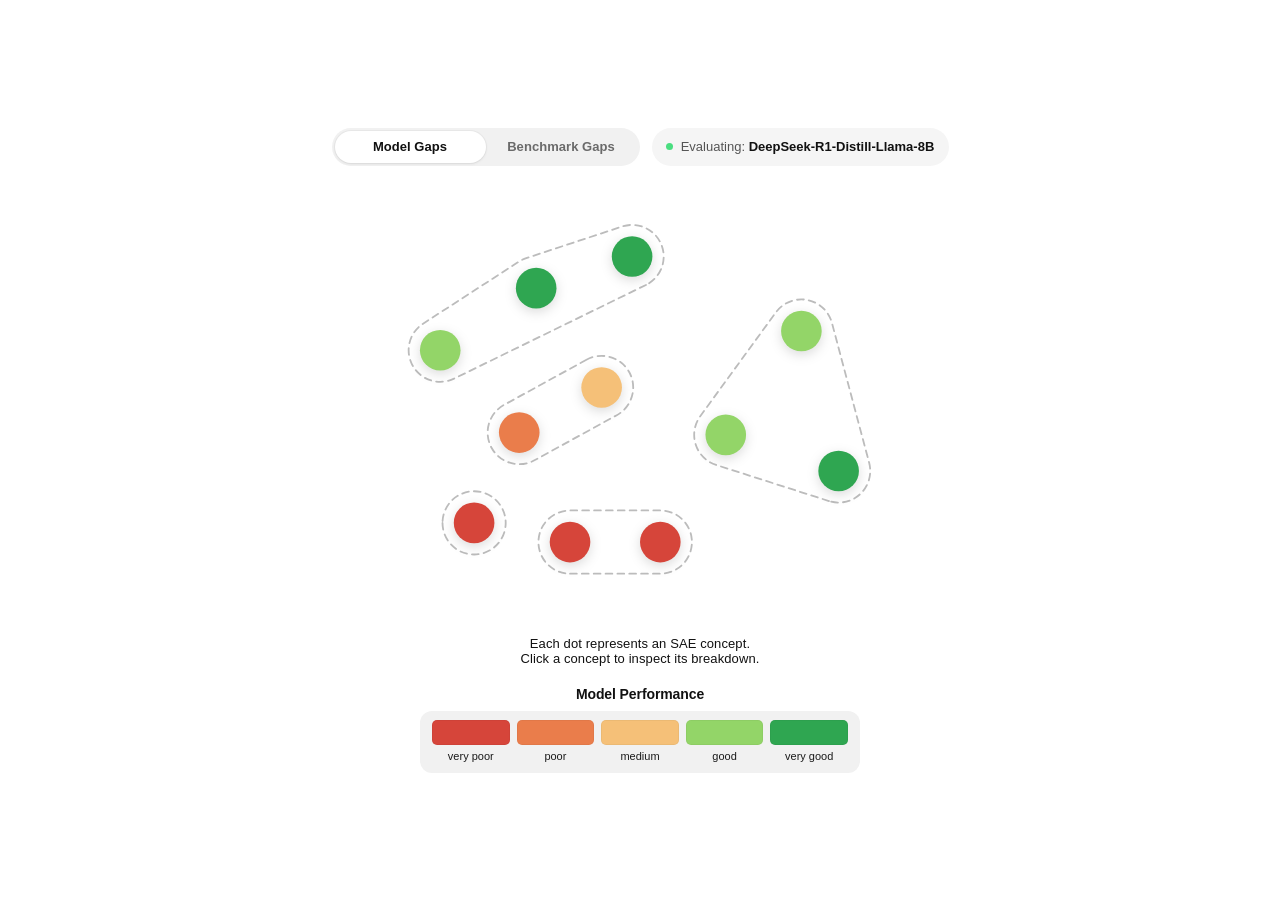
<file: concept_performance_map.html>
<!DOCTYPE html>
<html lang="en">
<head>
<meta charset="UTF-8">
<title>Concept Performance Map</title>
<style>
  * { box-sizing: border-box; }
  html, body {
    margin: 0;
    padding: 0;
    background: transparent;
    color: #111111;
    font-family: 'Helvetica Neue', Helvetica, Arial, sans-serif;
    -webkit-font-smoothing: antialiased;
    -moz-osx-font-smoothing: grayscale;
  }
  body {
    min-height: 100vh;
    padding: 10px 12px;
    display: flex;
    flex-direction: column;
    align-items: center;
    justify-content: center;
    gap: 20px;
  }

  /* ---------- Top controls: mode toggle + evaluating pill ---------- */
  .top-controls {
    display: flex;
    align-items: center;
    gap: 12px;
    flex-wrap: wrap;
    justify-content: center;
  }

  .mode-toggle, .evaluating {
    height: 38px;
    width: 308px;
  }

  .mode-toggle {
    display: inline-flex;
    align-items: stretch;
    background: #f1f1f1;
    border-radius: 999px;
    padding: 3px;
  }
  .mode-btn {
    display: inline-flex;
    align-items: center;
    justify-content: center;
    flex: 1 1 0;
    font-family: inherit;
    font-size: 13px;
    font-weight: 600;
    padding: 0 14px;
    border: none;
    background: transparent;
    color: #6a6a6a;
    cursor: pointer;
    border-radius: 999px;
    transition: background 0.15s ease, color 0.15s ease, box-shadow 0.15s ease;
    letter-spacing: 0.05px;
  }
  .mode-btn:hover:not(.active) {
    color: #222;
  }
  .mode-btn.active {
    background: #ffffff;
    color: #111;
    box-shadow: 0 1px 3px rgba(0,0,0,0.08), 0 0 0 1px rgba(0,0,0,0.03);
  }
  .mode-btn:focus-visible {
    outline: 2px solid #3b82f6;
    outline-offset: 2px;
  }

  .evaluating {
    display: inline-flex;
    align-items: center;
    justify-content: center;
    gap: 8px;
    padding: 0 14px;
    font-size: 13px;
    color: #555;
    background: #f5f5f5;
    border-radius: 999px;
    white-space: nowrap;
    overflow: hidden;
  }
  .evaluating-dot {
    width: 7px;
    height: 7px;
    border-radius: 50%;
    background: #4ade80;
    flex-shrink: 0;
    animation: pulse 1.8s ease-in-out infinite;
  }
  @keyframes pulse {
    0%, 100% { opacity: 1; transform: scale(1); }
    50%      { opacity: 0.45; transform: scale(0.82); }
  }
  #evaluatingValue {
    font-weight: 600;
    color: #111;
  }

  /* ---------- Visualization area ---------- */
  .viz-container {
    position: relative;
    width: 790px;
    height: 430px;
    max-width: 100%;
    user-select: none;
  }
  .viz-svg {
    width: 100%;
    height: 100%;
    display: block;
    overflow: visible;
  }
  .cluster-path {
    fill: none;
    stroke: #bcbcbc;
    stroke-width: 1.6;
    stroke-dasharray: 6 4.5;
    stroke-linecap: round;
    stroke-linejoin: round;
  }
  .dot {
    cursor: pointer;
    transition: transform 0.18s cubic-bezier(.2,.9,.3,1.2), filter 0.18s ease, fill 0.35s ease;
    transform-origin: center;
    transform-box: fill-box;
    filter: drop-shadow(0 3px 5px rgba(0,0,0,0.14));
  }
  .dot:hover {
    transform: scale(1.18);
    filter: drop-shadow(0 7px 12px rgba(0,0,0,0.24));
  }
  .dot.selected {
    transform: scale(1.18);
    filter: drop-shadow(0 7px 12px rgba(0,0,0,0.28));
  }

  /* ---------- Connector ribbon ---------- */
  .connector {
    opacity: 0;
    transition: opacity 0.18s ease;
    pointer-events: none;
  }
  .connector.visible { opacity: 1; }
  #connectorFill {
    fill: #ffffff;
    stroke: none;
  }
  #connectorStroke {
    fill: none;
    stroke: #959595;
    stroke-width: 1.4;
    stroke-linecap: round;
  }

  /* ---------- Detail card ---------- */
  .card {
    position: absolute;
    background: #ffffff;
    border: 1.8px solid #111111;
    border-radius: 12px;
    padding: 12px;
    width: 260px;
    pointer-events: none;
    opacity: 0;
    transform: translateY(-4px);
    transition: opacity 0.18s ease, transform 0.18s ease;
    z-index: 10;
    box-shadow: 0 6px 22px rgba(0,0,0,0.06);
  }
  .card.visible {
    opacity: 1;
    transform: translateY(0);
    pointer-events: auto;
  }
  .card .concept-name {
    font-family: 'Menlo', 'Courier New', Courier, monospace;
    font-weight: 700;
    font-size: 14px;
    text-align: center;
    margin: 2px 0 9px;
    letter-spacing: 0.2px;
  }
  .card .overall {
    border: 1.6px solid #111111;
    border-radius: 9px;
    padding: 10px 8px 9px;
    text-align: center;
    margin-bottom: 7px;
  }
  .card .overall .num {
    font-size: 24px;
    font-weight: 700;
    line-height: 1;
    margin-bottom: 4px;
    letter-spacing: -0.5px;
  }
  .card .overall .label {
    font-size: 12px;
    font-weight: 400;
  }
  .card .benchmarks {
    display: grid;
    grid-template-columns: 1fr 1fr;
    gap: 7px;
  }
  .card .bm {
    border: 1.6px solid #111111;
    border-radius: 9px;
    padding: 8px 6px 7px;
    text-align: center;
  }
  .card .bm .num {
    font-size: 16px;
    font-weight: 700;
    line-height: 1;
    margin-bottom: 3px;
    letter-spacing: -0.3px;
  }
  .card .bm .label {
    font-size: 11px;
  }

  /* ---------- Hint ---------- */
  .hint {
    font-size: 13px;
    color: #111111;
    margin: 0;
    letter-spacing: 0.1px;
    text-align: center;
  }

  /* ---------- Legend (compact) ---------- */
  .legend {
    text-align: center;
    width: 100%;
    max-width: 440px;
  }
  .legend h3 {
    font-weight: 700;
    font-size: 14px;
    margin: 0 0 9px 0;
    letter-spacing: -0.1px;
  }
  .legend .scale {
    background: #f1f1f1;
    border-radius: 12px;
    padding: 9px 12px 11px;
    display: grid;
    grid-template-columns: repeat(5, 1fr);
    gap: 7px;
  }
  .legend .step {
    display: flex;
    flex-direction: column;
    align-items: center;
    gap: 5px;
  }
  .legend .chip {
    width: 100%;
    height: 25px;
    border-radius: 5px;
    box-shadow: inset 0 0 0 1px rgba(0,0,0,0.04);
    transition: background 0.35s ease;
  }
  .legend .lbl {
    font-size: 11px;
    color: #1a1a1a;
  }

  @media (max-width: 720px) {
    .viz-container { width: 100%; height: auto; aspect-ratio: 790 / 430; }
  }
</style>
</head>
<body>

  <div class="top-controls">
    <div class="mode-toggle" role="group" aria-label="Gap analysis mode">
      <button class="mode-btn active" data-mode="model"     aria-pressed="true">Model Gaps</button>
      <button class="mode-btn"        data-mode="benchmark" aria-pressed="false">Benchmark Gaps</button>
    </div>
    <div class="evaluating" role="status" aria-live="polite">
      <span class="evaluating-dot" aria-hidden="true"></span>
      <span>Evaluating: <span id="evaluatingValue">DeepSeek-R1-Distill-Llama-8B</span></span>
    </div>
  </div>

  <div class="viz-container" id="vizContainer">
    <svg class="viz-svg" viewBox="0 0 700 380" id="viz" preserveAspectRatio="xMidYMid meet">
      <g id="clusters"></g>
      <g id="dots"></g>
      <g class="connector" id="connector">
        <path id="connectorFill" d="" />
        <path id="connectorStroke" d="" />
      </g>
      <g id="selectedDotLayer"></g>
    </svg>
    <div class="card" id="card" role="dialog" aria-live="polite">
      <div class="concept-name" id="conceptName"></div>
      <div class="overall">
        <div class="num" id="overallScore"></div>
        <div class="label" id="overallLabel"><i>&chi;</i><sub>model</sub></div>
      </div>
      <div class="benchmarks" id="benchmarks"></div>
    </div>
  </div>

  <p class="hint">Each dot represents an SAE concept.<br>Click a concept to inspect its breakdown.</p>

  <div class="legend">
    <h3 id="legendTitle">Model Performance</h3>
    <div class="scale" id="legendScale"></div>
  </div>

<script>
  // ==================== Mode configuration ====================
  const MODE_INFO = {
    model: {
      label: 'DeepSeek-R1-Distill-Llama-8B',
      legendTitle: 'Model Performance',
      overallLabel: '<i>&chi;</i><sub>model</sub>',
      levels: ['very poor', 'poor', 'medium', 'good', 'very good'],
      colors: {
        'very poor': '#d6453a',
        'poor':      '#ea7d4b',
        'medium':    '#f5c078',
        'good':      '#93d568',
        'very good': '#2fa651'
      }
    },
    benchmark: {
      label: 'Custom benchmark suite (8)',
      legendTitle: 'Benchmark Coverage',
      overallLabel: '<i>&chi;</i><sub>bench</sub>',
      levels: ['very low', 'low', 'medium', 'high', 'very high'],
      colors: {
        'very low':  '#e0e0e0',
        'low':       '#b0b0b0',
        'medium':    '#808080',
        'high':      '#505050',
        'very high': '#1f1f1f'
      }
    }
  };

  const VIEWBOX = { w: 700, h: 380 };
  const DOT_R = 18;
  const CLUSTER_PADDING = 28;
  const CARD_CORNER_RADIUS = 12;
  // Must be >= the longest CSS transition on the fading elements (.connector, .card, .dot
  // are all ~180ms). Set slightly higher so the dot is definitely still in the front
  // layer while the connector finishes fading.
  const DESELECT_RETURN_DELAY_MS = 220;

  let currentMode = 'model';

  // ==================== Dot data ====================
  const dots = [
    { id: 1, x: 173, y: 145, concept: 'idiom interpretation',
      modelGaps: {
        perf: 'good', overall: 0.681,
        bench: { 'Toxicity': 0.794, 'AGI Eval': 0.452, 'GSM8K': 0.612, 'MATH': 0.287, 'BBQ': 0.883, 'WinoG': 0.821 }
      },
      benchmarkGaps: {
        perf: 'medium', overall: 0.423,
        bench: { 'MMLU': 0.521, 'HellaSwag': 0.687, 'ARC': 0.398, 'GSM8K': 0.234, 'HumanEval': 0.087, 'TruthfulQA': 0.445, 'XSum': 0.478, 'SQuAD': 0.512 }
      }},
    { id: 2, x: 258, y: 90, concept: 'grammar parsing',
      modelGaps: {
        perf: 'very good', overall: 0.847,
        bench: { 'Toxicity': 0.905, 'AGI Eval': 0.682, 'GSM8K': 0.794, 'MATH': 0.541, 'BBQ': 0.956, 'WinoG': 0.911 }
      },
      benchmarkGaps: {
        perf: 'high', overall: 0.762,
        bench: { 'MMLU': 0.824, 'HellaSwag': 0.681, 'ARC': 0.791, 'GSM8K': 0.654, 'HumanEval': 0.583, 'TruthfulQA': 0.812, 'XSum': 0.784, 'SQuAD': 0.832 }
      }},
    { id: 3, x: 343, y: 62, concept: 'factual recall',
      modelGaps: {
        perf: 'very good', overall: 0.812,
        bench: { 'Toxicity': 0.872, 'AGI Eval': 0.646, 'GSM8K': 0.738, 'MATH': 0.497, 'BBQ': 0.934, 'WinoG': 0.883 }
      },
      benchmarkGaps: {
        perf: 'very high', overall: 0.884,
        bench: { 'MMLU': 0.941, 'HellaSwag': 0.824, 'ARC': 0.887, 'GSM8K': 0.712, 'HumanEval': 0.623, 'TruthfulQA': 0.921, 'XSum': 0.863, 'SQuAD': 0.915 }
      }},
    { id: 4, x: 493, y: 128, concept: 'coding syntax',
      modelGaps: {
        perf: 'good', overall: 0.672,
        bench: { 'Toxicity': 0.819, 'AGI Eval': 0.314, 'GSM8K': 0.571, 'MATH': 0.209, 'BBQ': 0.917, 'WinoG': 0.845 }
      },
      benchmarkGaps: {
        perf: 'low', overall: 0.343,
        bench: { 'MMLU': 0.381, 'HellaSwag': 0.284, 'ARC': 0.312, 'GSM8K': 0.482, 'HumanEval': 0.912, 'TruthfulQA': 0.221, 'XSum': 0.278, 'SQuAD': 0.329 }
      }},
    { id: 5, x: 426, y: 220, concept: 'entity recognition',
      modelGaps: {
        perf: 'good', overall: 0.709,
        bench: { 'Toxicity': 0.847, 'AGI Eval': 0.488, 'GSM8K': 0.622, 'MATH': 0.314, 'BBQ': 0.894, 'WinoG': 0.841 }
      },
      benchmarkGaps: {
        perf: 'medium', overall: 0.584,
        bench: { 'MMLU': 0.621, 'HellaSwag': 0.514, 'ARC': 0.603, 'GSM8K': 0.342, 'HumanEval': 0.291, 'TruthfulQA': 0.651, 'XSum': 0.723, 'SQuAD': 0.771 }
      }},
    { id: 6, x: 526, y: 252, concept: 'sentiment polarity',
      modelGaps: {
        perf: 'very good', overall: 0.824,
        bench: { 'Toxicity': 0.891, 'AGI Eval': 0.654, 'GSM8K': 0.748, 'MATH': 0.509, 'BBQ': 0.947, 'WinoG': 0.896 }
      },
      benchmarkGaps: {
        perf: 'low', overall: 0.391,
        bench: { 'MMLU': 0.412, 'HellaSwag': 0.521, 'ARC': 0.283, 'GSM8K': 0.187, 'HumanEval': 0.124, 'TruthfulQA': 0.481, 'XSum': 0.451, 'SQuAD': 0.423 }
      }},
    { id: 7, x: 316, y: 178, concept: 'discourse coherence',
      modelGaps: {
        perf: 'medium', overall: 0.543,
        bench: { 'Toxicity': 0.702, 'AGI Eval': 0.312, 'GSM8K': 0.468, 'MATH': 0.182, 'BBQ': 0.773, 'WinoG': 0.721 }
      },
      benchmarkGaps: {
        perf: 'medium', overall: 0.512,
        bench: { 'MMLU': 0.524, 'HellaSwag': 0.591, 'ARC': 0.442, 'GSM8K': 0.384, 'HumanEval': 0.312, 'TruthfulQA': 0.564, 'XSum': 0.624, 'SQuAD': 0.582 }
      }},
    { id: 8, x: 243, y: 218, concept: 'metaphor resolution',
      modelGaps: {
        perf: 'poor', overall: 0.412,
        bench: { 'Toxicity': 0.571, 'AGI Eval': 0.211, 'GSM8K': 0.342, 'MATH': 0.117, 'BBQ': 0.644, 'WinoG': 0.587 }
      },
      benchmarkGaps: {
        perf: 'very low', overall: 0.142,
        bench: { 'MMLU': 0.181, 'HellaSwag': 0.221, 'ARC': 0.091, 'GSM8K': 0.053, 'HumanEval': 0.041, 'TruthfulQA': 0.154, 'XSum': 0.173, 'SQuAD': 0.132 }
      }},
    { id: 9, x: 203, y: 298, concept: 'causal inference',
      modelGaps: {
        perf: 'very poor', overall: 0.241,
        bench: { 'Toxicity': 0.418, 'AGI Eval': 0.104, 'GSM8K': 0.192, 'MATH': 0.066, 'BBQ': 0.401, 'WinoG': 0.287 }
      },
      benchmarkGaps: {
        perf: 'low', overall: 0.221,
        bench: { 'MMLU': 0.241, 'HellaSwag': 0.312, 'ARC': 0.183, 'GSM8K': 0.124, 'HumanEval': 0.082, 'TruthfulQA': 0.271, 'XSum': 0.214, 'SQuAD': 0.251 }
      }},
    { id: 10, x: 288, y: 315, concept: 'multi-step arithmetic',
      modelGaps: {
        perf: 'very poor', overall: 0.208,
        bench: { 'Toxicity': 0.347, 'AGI Eval': 0.087, 'GSM8K': 0.164, 'MATH': 0.048, 'BBQ': 0.388, 'WinoG': 0.245 }
      },
      benchmarkGaps: {
        perf: 'high', overall: 0.781,
        bench: { 'MMLU': 0.683, 'HellaSwag': 0.521, 'ARC': 0.714, 'GSM8K': 0.964, 'HumanEval': 0.823, 'TruthfulQA': 0.624, 'XSum': 0.582, 'SQuAD': 0.651 }
      }},
    { id: 11, x: 368, y: 315, concept: 'temporal reasoning',
      modelGaps: {
        perf: 'very poor', overall: 0.286,
        bench: { 'Toxicity': 0.462, 'AGI Eval': 0.131, 'GSM8K': 0.228, 'MATH': 0.078, 'BBQ': 0.472, 'WinoG': 0.334 }
      },
      benchmarkGaps: {
        perf: 'very low', overall: 0.187,
        bench: { 'MMLU': 0.221, 'HellaSwag': 0.262, 'ARC': 0.152, 'GSM8K': 0.124, 'HumanEval': 0.081, 'TruthfulQA': 0.213, 'XSum': 0.184, 'SQuAD': 0.201 }
      }}
  ];

  const clusters = [
    [1, 2, 3],
    [4, 5, 6],
    [7, 8],
    [9],
    [10, 11]
  ];

  const dotById = id => dots.find(d => d.id === id);
  const dataForMode = (dot, mode) => mode === 'model' ? dot.modelGaps : dot.benchmarkGaps;
  const colorForDot = (dot, mode) => MODE_INFO[mode].colors[dataForMode(dot, mode).perf];

  // ==================== Cluster outlines ====================
  function convexHull(points) {
    const unique = [...new Set(points.map(p => p.join(',')))].map(s => s.split(',').map(Number));
    if (unique.length <= 2) return unique;
    unique.sort((a, b) => a[0] - b[0] || a[1] - b[1]);
    const cross = (O, A, B) => (A[0]-O[0])*(B[1]-O[1]) - (A[1]-O[1])*(B[0]-O[0]);
    const lower = [];
    for (const p of unique) {
      while (lower.length >= 2 && cross(lower[lower.length-2], lower[lower.length-1], p) <= 0) lower.pop();
      lower.push(p);
    }
    const upper = [];
    for (let i = unique.length - 1; i >= 0; i--) {
      const p = unique[i];
      while (upper.length >= 2 && cross(upper[upper.length-2], upper[upper.length-1], p) <= 0) upper.pop();
      upper.push(p);
    }
    return lower.slice(0, -1).concat(upper.slice(0, -1));
  }

  function clusterPath(clusterDots, pad = CLUSTER_PADDING) {
    if (clusterDots.length === 1) {
      const d = clusterDots[0];
      return `M ${d.x - pad},${d.y} a ${pad},${pad} 0 1,0 ${pad*2},0 a ${pad},${pad} 0 1,0 ${-pad*2},0 Z`;
    }
    if (clusterDots.length === 2) {
      const [a, b] = clusterDots;
      const dx = b.x - a.x, dy = b.y - a.y;
      const len = Math.hypot(dx, dy);
      const ux = dx / len, uy = dy / len;
      const px = -uy, py = ux;
      const a1 = [a.x + px*pad, a.y + py*pad];
      const a2 = [a.x - px*pad, a.y - py*pad];
      const b1 = [b.x + px*pad, b.y + py*pad];
      const b2 = [b.x - px*pad, b.y - py*pad];
      return `M ${a1[0]},${a1[1]} L ${b1[0]},${b1[1]} ` +
             `A ${pad},${pad} 0 0,0 ${b2[0]},${b2[1]} ` +
             `L ${a2[0]},${a2[1]} ` +
             `A ${pad},${pad} 0 0,0 ${a1[0]},${a1[1]} Z`;
    }
    const hull = convexHull(clusterDots.map(d => [d.x, d.y]));
    const n = hull.length;
    let path = '';
    for (let i = 0; i < n; i++) {
      const [cx, cy] = hull[i];
      const [prevX, prevY] = hull[(i - 1 + n) % n];
      const [nextX, nextY] = hull[(i + 1) % n];
      let d1x = cx - prevX, d1y = cy - prevY;
      const l1 = Math.hypot(d1x, d1y);
      d1x /= l1; d1y /= l1;
      const n1x = d1y, n1y = -d1x;
      let d2x = nextX - cx, d2y = nextY - cy;
      const l2 = Math.hypot(d2x, d2y);
      d2x /= l2; d2y /= l2;
      const n2x = d2y, n2y = -d2x;
      const endX = cx + n1x * pad, endY = cy + n1y * pad;
      const startNextX = cx + n2x * pad, startNextY = cy + n2y * pad;
      if (i === 0) {
        const initX = prevX + n1x * pad, initY = prevY + n1y * pad;
        path += `M ${initX},${initY} `;
      }
      path += `L ${endX},${endY} A ${pad},${pad} 0 0,1 ${startNextX},${startNextY} `;
    }
    return path + 'Z';
  }

  // ==================== Render clusters & dots ====================
  const clustersG = document.getElementById('clusters');
  clusters.forEach(cluster => {
    const cdots = cluster.map(id => dotById(id));
    const path = document.createElementNS('http://www.w3.org/2000/svg', 'path');
    path.setAttribute('d', clusterPath(cdots));
    path.setAttribute('class', 'cluster-path');
    clustersG.appendChild(path);
  });

  const dotsG         = document.getElementById('dots');
  const selectedLayer = document.getElementById('selectedDotLayer');

  dots.forEach(d => {
    const c = document.createElementNS('http://www.w3.org/2000/svg', 'circle');
    c.setAttribute('cx', d.x);
    c.setAttribute('cy', d.y);
    c.setAttribute('r', DOT_R);
    c.setAttribute('class', 'dot');
    c.setAttribute('data-id', d.id);
    c.setAttribute('tabindex', '0');
    c.setAttribute('role', 'button');
    c.setAttribute('aria-label', `${d.concept}, ${dataForMode(d, currentMode).perf}`);
    c.style.fill = colorForDot(d, currentMode);
    c.addEventListener('click', e => {
      e.stopPropagation();
      selectDot(d.id);
    });
    c.addEventListener('keydown', e => {
      if (e.key === 'Enter' || e.key === ' ') {
        e.preventDefault();
        selectDot(d.id);
      } else if (e.key === 'Escape') {
        deselect();
      }
    });
    dotsG.appendChild(c);
  });

  // ==================== Selection / card / connector ====================
  const card          = document.getElementById('card');
  const connector     = document.getElementById('connector');
  const connectorFill = document.getElementById('connectorFill');
  const connectorStrk = document.getElementById('connectorStroke');
  const container     = document.getElementById('vizContainer');

  let selectedId      = null;
  // When deselect() fires, we don't immediately move the dot back to #dots —
  // the connector is still fading out (~180ms) and moving the dot earlier
  // would put the half-transparent ribbon on top of the shrinking dot,
  // creating a one-frame glitch. Instead we schedule the move, and track
  // the pending id so a rapid re-select can cancel / handle it correctly.
  let pendingReturnId = null;
  let deselectTimeout = null;

  function liftToFront(id) {
    const el = document.querySelector(`[data-id="${id}"]`);
    if (el) selectedLayer.appendChild(el);
  }
  function returnToBack(id) {
    const el = document.querySelector(`[data-id="${id}"]`);
    if (el) dotsG.appendChild(el);
  }

  // Cancel any in-flight deselect return. If there's a dot still waiting to
  // be moved back, handle it now: leave it in the front layer if it's the
  // new target (the re-select case), otherwise move it back immediately.
  function flushPendingReturn(incomingId) {
    if (deselectTimeout !== null) {
      clearTimeout(deselectTimeout);
      deselectTimeout = null;
    }
    if (pendingReturnId !== null && pendingReturnId !== incomingId) {
      returnToBack(pendingReturnId);
    }
    pendingReturnId = null;
  }

  function populateCard(d) {
    const modeData = dataForMode(d, currentMode);
    document.getElementById('conceptName').textContent = d.concept;
    document.getElementById('overallScore').textContent = modeData.overall.toFixed(3);
    const bmEl = document.getElementById('benchmarks');
    bmEl.innerHTML = '';
    for (const [name, val] of Object.entries(modeData.bench)) {
      const div = document.createElement('div');
      div.className = 'bm';
      div.innerHTML = `<div class="num">${val.toFixed(3)}</div><div class="label">${name}</div>`;
      bmEl.appendChild(div);
    }
  }

  function selectDot(id) {
    flushPendingReturn(id);

    if (selectedId !== null && selectedId !== id) returnToBack(selectedId);
    selectedId = id;
    liftToFront(id);

    const d = dotById(id);
    document.querySelectorAll('.dot').forEach(el => {
      el.classList.toggle('selected', Number(el.getAttribute('data-id')) === id);
    });

    populateCard(d);
    positionCard(d);
  }

  function positionCard(d) {
    const rect  = container.getBoundingClientRect();
    const scale = rect.width / VIEWBOX.w;

    const cardWidth  = 260;
    const cardHeight = card.offsetHeight || 280;
    const gap = 38 * scale;

    const dotScreenX = d.x * scale;
    const dotScreenY = d.y * scale;

    let cardLeft, side;
    const roomRight = rect.width - (dotScreenX + gap);
    const roomLeft  = dotScreenX - gap;
    if (roomRight >= cardWidth + 4) {
      side = 'right';
      cardLeft = dotScreenX + gap;
    } else if (roomLeft >= cardWidth + 4) {
      side = 'left';
      cardLeft = dotScreenX - gap - cardWidth;
    } else {
      side = roomRight >= roomLeft ? 'right' : 'left';
      cardLeft = side === 'right'
        ? Math.min(rect.width - cardWidth - 4, dotScreenX + gap)
        : Math.max(4, dotScreenX - gap - cardWidth);
    }

    let cardTop = dotScreenY - 36;
    cardTop = Math.max(6, Math.min(rect.height - cardHeight - 6, cardTop));

    card.style.left = cardLeft + 'px';
    card.style.top  = cardTop  + 'px';
    card.classList.add('visible');

    const cardLeft_vb   = cardLeft / scale;
    const cardRight_vb  = (cardLeft + cardWidth) / scale;
    const cardTop_vb    = cardTop / scale;
    const cardBottom_vb = (cardTop + cardHeight) / scale;
    const cornerR_vb    = CARD_CORNER_RADIUS / scale;

    const edgeX   = side === 'right' ? cardLeft_vb : cardRight_vb;
    const topY    = cardTop_vb + cornerR_vb;
    const bottomY = cardBottom_vb - cornerR_vb;

    updateConnector(d.x, d.y, edgeX, topY, bottomY);
    connector.classList.add('visible');
  }

  function updateConnector(dotX, dotY, edgeX, topY, bottomY) {
    const midX = (dotX + edgeX) / 2;
    const topCurve    = `Q ${midX},${dotY} ${edgeX},${topY}`;
    const bottomCurve = `Q ${midX},${dotY} ${edgeX},${bottomY}`;
    const bottomBack  = `Q ${midX},${dotY} ${dotX},${dotY}`;

    const fillD =
      `M ${dotX},${dotY} ${topCurve} ` +
      `L ${edgeX},${bottomY} ` +
      `${bottomBack} Z`;

    const strokeD =
      `M ${dotX},${dotY} ${topCurve} ` +
      `M ${dotX},${dotY} ${bottomCurve}`;

    connectorFill.setAttribute('d', fillD);
    connectorStrk.setAttribute('d', strokeD);
  }

  function deselect() {
    if (selectedId === null) return;

    const prevId = selectedId;
    selectedId = null;

    card.classList.remove('visible');
    connector.classList.remove('visible');
    document.querySelectorAll('.dot').forEach(el => el.classList.remove('selected'));

    // The dot stays in the front layer while everything fades out, so the
    // connector ribbon never paints over the shrinking dot. Only after the
    // transitions settle do we move the dot back to the main layer.
    if (deselectTimeout !== null) clearTimeout(deselectTimeout);
    pendingReturnId = prevId;
    deselectTimeout = setTimeout(() => {
      if (pendingReturnId !== null) {
        returnToBack(pendingReturnId);
        pendingReturnId = null;
      }
      deselectTimeout = null;
    }, DESELECT_RETURN_DELAY_MS);
  }

  // ==================== Mode switching ====================
  function renderLegend() {
    const info = MODE_INFO[currentMode];
    document.getElementById('legendTitle').textContent = info.legendTitle;
    const scale = document.getElementById('legendScale');
    scale.innerHTML = '';
    info.levels.forEach(level => {
      const step = document.createElement('div');
      step.className = 'step';
      step.innerHTML = `<div class="chip" style="background:${info.colors[level]}"></div><div class="lbl">${level}</div>`;
      scale.appendChild(step);
    });
  }

  function updateDotColors() {
    dots.forEach(dot => {
      const el = document.querySelector(`[data-id="${dot.id}"]`);
      if (el) {
        el.style.fill = colorForDot(dot, currentMode);
        el.setAttribute('aria-label', `${dot.concept}, ${dataForMode(dot, currentMode).perf}`);
      }
    });
  }

  function switchMode(mode) {
    if (mode === currentMode) return;
    currentMode = mode;

    document.querySelectorAll('.mode-btn').forEach(btn => {
      const isActive = btn.dataset.mode === mode;
      btn.classList.toggle('active', isActive);
      btn.setAttribute('aria-pressed', String(isActive));
    });

    document.getElementById('evaluatingValue').textContent = MODE_INFO[mode].label;
    document.getElementById('overallLabel').innerHTML = MODE_INFO[mode].overallLabel;

    updateDotColors();
    renderLegend();

    if (selectedId !== null) {
      const d = dotById(selectedId);
      populateCard(d);
      positionCard(d);
    }
  }

  document.querySelectorAll('.mode-btn').forEach(btn => {
    btn.addEventListener('click', () => switchMode(btn.dataset.mode));
  });

  function lockEvaluatingPillWidth() {
    const pill     = document.querySelector('.evaluating');
    const valueEl  = document.getElementById('evaluatingValue');
    const original = valueEl.textContent;

    // Let the pill size to its content while measuring (the CSS sets a fixed
    // width, which would otherwise clip longer model names).
    pill.style.width = 'auto';
    let maxWidth = 0;
    for (const info of Object.values(MODE_INFO)) {
      valueEl.textContent = info.label;
      maxWidth = Math.max(maxWidth, pill.offsetWidth);
    }

    valueEl.textContent = original;
    pill.style.width = Math.ceil(maxWidth) + 'px';
  }

  // ==================== Global listeners ====================
  document.addEventListener('click', e => {
    if (!e.target.closest('.dot') && !e.target.closest('.card') && !e.target.closest('.mode-btn')) deselect();
  });

  document.addEventListener('keydown', e => {
    if (e.key === 'Escape') deselect();
  });

  window.addEventListener('resize', () => {
    if (selectedId !== null) {
      const d = dotById(selectedId);
      positionCard(d);
    }
  });

  // ==================== Initial render ====================
  renderLegend();
  lockEvaluatingPillWidth();
</script>
</body>
</html>
</file>
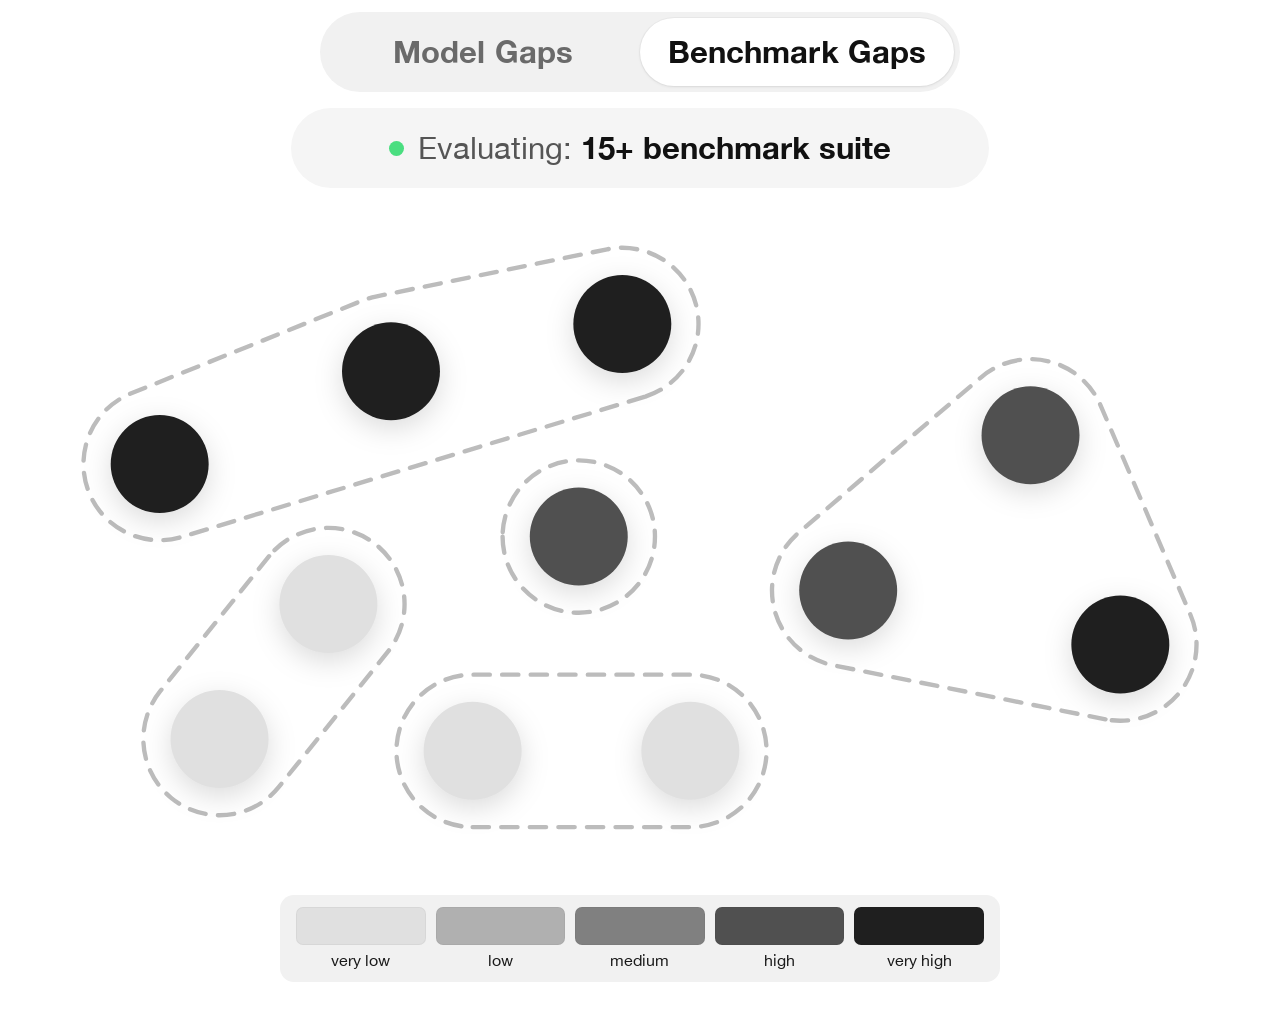
<file: thread-assets/soccer_concept_map.html>
<!DOCTYPE html>
<html lang="en">
<head>
<meta charset="UTF-8">
<title>Concept Performance Map — Soccer vs. Boundaries</title>
<script>
  // "?clean" hides the top toggle/model row and the bottom legend (for the
  // concept-area-only recording). Set before the body renders, so no flash.
  if (new URLSearchParams(location.search).has('clean')) {
    document.documentElement.setAttribute('data-clean', '');
  }
</script>
<!--
  Thread teaser variant of the site's top interactive demo (concept_performance_map.html).
  Standalone document used only to record a GIF for an X thread; the main website is
  intentionally untouched. The concept set + scores contrast an over-tested, well-performed
  "soccer" cluster with an under-tested, poorly-performed "refusing a request / holding
  boundaries" cluster, shown first by coverage (Benchmark Gaps) then by performance (Model Gaps).
-->
<style>
  @font-face {
    font-family: 'Helvetica Neue'; font-style: normal; font-weight: 400;
    src: url('fonts/HelveticaNeue-Regular.ttf') format('truetype');
  }
  @font-face {
    font-family: 'Helvetica Neue'; font-style: normal; font-weight: 500;
    src: url('fonts/HelveticaNeue-Medium.ttf') format('truetype');
  }
  @font-face {
    font-family: 'Helvetica Neue'; font-style: normal; font-weight: 700;
    src: url('fonts/HelveticaNeue-Bold.ttf') format('truetype');
  }

  html[data-clean] .top-controls,
  html[data-clean] .legend { display: none !important; }

  * { box-sizing: border-box; }
  html, body {
    margin: 0;
    padding: 0;
    background: #ffffff;
    color: #111111;
    font-family: 'Helvetica Neue', Helvetica, Arial, sans-serif;
    -webkit-font-smoothing: antialiased;
    -moz-osx-font-smoothing: grayscale;
  }
  body {
    min-height: auto;
    padding: 12px 10px 16px;
    display: flex;
    flex-direction: column;
    align-items: center;
    justify-content: center;
    gap: 10px;
  }

  /* ---------- Top controls: mode toggle + evaluating pill ---------- */
  .top-controls {
    display: flex;
    align-items: center;
    gap: 16px;
    flex-wrap: wrap;
    justify-content: center;
  }

  .mode-toggle, .evaluating {
    height: 80px;
  }
  .mode-toggle { width: 640px; }

  .mode-toggle {
    display: inline-flex;
    align-items: stretch;
    background: #f1f1f1;
    border-radius: 999px;
    padding: 6px;
  }
  .mode-btn {
    display: inline-flex;
    align-items: center;
    justify-content: center;
    flex: 1 1 0;
    font-family: inherit;
    font-size: 31px;
    font-weight: 700;
    padding: 0 26px;
    border: none;
    background: transparent;
    color: #6a6a6a;
    cursor: pointer;
    border-radius: 999px;
    transition: background 0.15s ease, color 0.15s ease, box-shadow 0.15s ease;
    letter-spacing: 0.05px;
  }
  .mode-btn:hover:not(.active) { color: #222; }
  .mode-btn.active {
    background: #ffffff;
    color: #111;
    box-shadow: 0 1px 3px rgba(0,0,0,0.08), 0 0 0 1px rgba(0,0,0,0.03);
  }

  .evaluating {
    display: inline-flex;
    align-items: center;
    justify-content: center;
    gap: 14px;
    padding: 0 32px;
    font-size: 31px;
    color: #555;
    background: #f5f5f5;
    border-radius: 999px;
    white-space: nowrap;
    overflow: hidden;
  }
  .evaluating-dot {
    width: 15px;
    height: 15px;
    border-radius: 50%;
    background: #4ade80;
    flex-shrink: 0;
    animation: pulse 1.8s ease-in-out infinite;
  }
  @keyframes pulse {
    0%, 100% { opacity: 1; transform: scale(1); }
    50%      { opacity: 0.45; transform: scale(0.82); }
  }
  #evaluatingValue { font-weight: 700; color: #111; }

  /* ---------- Visualization area ---------- */
  .viz-container {
    position: relative;
    width: 1354px;
    height: 643px;          /* matches the tightened 463 x 220 viewBox aspect ratio */
    max-width: 100%;
    margin: 22px 0;         /* white gap above (text row) and below (legend) the concept area */
    user-select: none;
  }
  .viz-svg {
    width: 100%;
    height: 100%;
    display: block;
    overflow: visible;
  }
  .cluster-path {
    fill: none;
    stroke: #bcbcbc;
    stroke-width: 1.6;
    stroke-dasharray: 6 4.5;
    stroke-linecap: round;
    stroke-linejoin: round;
  }
  .dot {
    cursor: pointer;
    transition: transform 0.18s cubic-bezier(.2,.9,.3,1.2), filter 0.18s ease, fill 0.35s ease;
    transform-origin: center;
    transform-box: fill-box;
    filter: drop-shadow(0 3px 5px rgba(0,0,0,0.14));
  }
  .dot:hover {
    transform: scale(1.18);
    filter: drop-shadow(0 7px 12px rgba(0,0,0,0.24));
  }
  .dot.selected {
    transform: scale(1.22);
    filter: drop-shadow(0 8px 14px rgba(0,0,0,0.30));
  }

  /* ---------- Connector ribbon ---------- */
  .connector {
    opacity: 0;
    transition: opacity 0.18s ease;
    pointer-events: none;
  }
  .connector.visible { opacity: 1; }
  #connectorFill { fill: #ffffff; stroke: none; }
  #connectorStroke {
    fill: none;
    stroke: #959595;
    stroke-width: 1.4;
    stroke-linecap: round;
  }

  /* ---------- Detail card ---------- */
  .card {
    position: absolute;
    background: #ffffff;
    border: 2.5px solid #111111;
    border-radius: 20px;
    padding: 22px;
    width: 452px;
    pointer-events: none;
    opacity: 0;
    transform: translateY(-4px);
    transition: opacity 0.18s ease, transform 0.18s ease;
    z-index: 10;
    box-shadow: 0 10px 32px rgba(0,0,0,0.08);
  }
  .card.visible {
    opacity: 1;
    transform: translateY(0);
    pointer-events: auto;
  }
  .card .concept-name {
    font-family: inherit;
    font-weight: 700;
    font-size: 30px;
    line-height: 1.12;
    text-align: center;
    margin: 3px 0 18px;
    letter-spacing: -0.4px;
  }
  .card .overall {
    border: 2.5px solid #111111;
    border-radius: 15px;
    padding: 19px 12px 17px;
    text-align: center;
    margin-bottom: 13px;
  }
  .card .overall .num {
    font-size: 56px;
    font-weight: 700;
    line-height: 1;
    margin-bottom: 8px;
    letter-spacing: -1.5px;
  }
  .card .overall .label {
    font-size: 22px;
    font-weight: 400;
    color: #333;
  }
  .card .benchmarks {
    display: grid;
    grid-template-columns: 1fr 1fr;
    gap: 12px;
  }
  .card .bm {
    border: 2.5px solid #111111;
    border-radius: 15px;
    padding: 15px 9px 13px;
    text-align: center;
  }
  .card .bm .num {
    font-size: 33px;
    font-weight: 700;
    line-height: 1;
    margin-bottom: 5px;
    letter-spacing: -0.7px;
  }
  .card .bm .label { font-size: 19px; color: #333; }

  /* ---------- Legend ---------- */
  .legend {
    text-align: center;
    width: 100%;
    max-width: 720px;
  }
  .legend h3 {
    font-weight: 700;
    font-size: 25px;
    margin: 0 0 12px 0;
    letter-spacing: -0.3px;
  }
  .legend .scale {
    background: #f1f1f1;
    border-radius: 14px;
    padding: 12px 16px 13px;
    display: grid;
    grid-template-columns: repeat(5, 1fr);
    gap: 10px;
  }
  .legend .step {
    display: flex;
    flex-direction: column;
    align-items: center;
    gap: 6px;
  }
  .legend .chip {
    width: 100%;
    height: 38px;
    border-radius: 7px;
    box-shadow: inset 0 0 0 1px rgba(0,0,0,0.04);
    transition: background 0.35s ease;
  }
  .legend .lbl { font-size: 16px; color: #1a1a1a; }

  @media (max-width: 900px) {
    .viz-container { width: 100%; height: auto; aspect-ratio: 463 / 220; }
  }
</style>
</head>
<body>

  <div class="top-controls">
    <div class="mode-toggle" role="group" aria-label="Gap analysis mode">
      <button class="mode-btn"        data-mode="model"     aria-pressed="false">Model Gaps</button>
      <button class="mode-btn active"  data-mode="benchmark" aria-pressed="true">Benchmark Gaps</button>
    </div>
    <div class="evaluating" role="status" aria-live="polite">
      <span class="evaluating-dot" aria-hidden="true"></span>
      <span>Evaluating: <span id="evaluatingValue">15+ benchmark suite</span></span>
    </div>
  </div>

  <div class="viz-container" id="vizContainer">
    <svg class="viz-svg" viewBox="118 80 463 220" id="viz" preserveAspectRatio="xMidYMid meet">
      <g id="clusters"></g>
      <g id="dots"></g>
      <g class="connector" id="connector">
        <path id="connectorFill" d="" />
        <path id="connectorStroke" d="" />
      </g>
      <g id="selectedDotLayer"></g>
    </svg>
    <div class="card" id="card" role="dialog" aria-live="polite">
      <div class="concept-name" id="conceptName"></div>
      <div class="overall">
        <div class="num" id="overallScore"></div>
        <div class="label" id="overallLabel"><i>&chi;</i><sub>bench</sub></div>
      </div>
      <div class="benchmarks" id="benchmarks"></div>
    </div>
  </div>

  <div class="legend">
    <div class="scale" id="legendScale"></div>
  </div>

<script>
  // ==================== Mode configuration ====================
  const MODE_INFO = {
    model: {
      label: 'DeepSeek-R1-Distill-Llama-8B',
      legendTitle: 'Model Performance',
      overallLabel: '<i>&chi;</i><sub>model</sub>',
      levels: ['very poor', 'poor', 'medium', 'good', 'very good'],
      colors: {
        'very poor': '#d6453a',
        'poor':      '#ea7d4b',
        'medium':    '#f5c078',
        'good':      '#93d568',
        'very good': '#2fa651'
      }
    },
    benchmark: {
      label: '15+ benchmark suite',
      legendTitle: 'Benchmark Coverage',
      overallLabel: '<i>&chi;</i><sub>bench</sub>',
      levels: ['very low', 'low', 'medium', 'high', 'very high'],
      colors: {
        'very low':  '#e0e0e0',
        'low':       '#b0b0b0',
        'medium':    '#808080',
        'high':      '#505050',
        'very high': '#1f1f1f'
      }
    }
  };

  // Tightened to frame the dot cloud so it fills the container edge-to-edge.
  // The "?clean" (no-legend) variant zooms out a little for padding and uses
  // smaller dots/clusters; the full version is unchanged.
  const IS_CLEAN = document.documentElement.hasAttribute('data-clean');
  const VIEWBOX = IS_CLEAN ? { x: 94, y: 69, w: 510, h: 242 } : { x: 118, y: 80, w: 463, h: 220 };
  const DOT_R = IS_CLEAN ? 14 : 18;
  const CLUSTER_PADDING = IS_CLEAN ? 22 : 28;
  document.getElementById('viz').setAttribute('viewBox',
    `${VIEWBOX.x} ${VIEWBOX.y} ${VIEWBOX.w} ${VIEWBOX.h}`);
  const CARD_CORNER_RADIUS = 20;
  const CARD_WIDTH = 452;
  // Must be >= the longest CSS transition on the fading elements (.connector, .card, .dot
  // are all ~180ms). Set slightly higher so the dot is definitely still in the front
  // layer while the connector finishes fading.
  const DESELECT_RETURN_DELAY_MS = 220;

  let currentMode = 'benchmark';   // standalone recording starts on Benchmark Gaps

  // ==================== Dot data ====================
  // Soccer concepts (ids 1-7): heavily tested, model does well  -> greens / dark coverage.
  // Boundary / refusal concepts (ids 8-11): barely tested, model does worst -> reds / light coverage.
  const dots = [
    { id: 1, x: 173, y: 145, concept: 'soccer commentary',
      modelGaps: {
        perf: 'very good', overall: 0.861,
        bench: { 'MMLU': 0.872, 'TriviaQA': 0.939, 'HellaSwag': 0.905, 'BBQ': 0.847, 'TruthfulQA': 0.812, 'XSTest': 0.788 }
      },
      benchmarkGaps: {
        perf: 'very high', overall: 0.891,
        bench: { 'MMLU': 0.901, 'TriviaQA': 0.948, 'HellaSwag': 0.912, 'ARC': 0.874, 'BBQ': 0.863, 'TruthfulQA': 0.842, 'XSum': 0.851, 'SQuAD': 0.889 }
      }},
    { id: 2, x: 258, y: 90, concept: 'soccer-related scenarios',
      modelGaps: {
        perf: 'very good', overall: 0.884,
        bench: { 'MMLU': 0.901, 'TriviaQA': 0.951, 'HellaSwag': 0.918, 'BBQ': 0.863, 'TruthfulQA': 0.842, 'XSTest': 0.821 }
      },
      benchmarkGaps: {
        perf: 'very high', overall: 0.912,
        bench: { 'MMLU': 0.928, 'TriviaQA': 0.961, 'HellaSwag': 0.934, 'ARC': 0.897, 'BBQ': 0.881, 'TruthfulQA': 0.863, 'XSum': 0.872, 'SQuAD': 0.908 }
      }},
    { id: 3, x: 343, y: 62, concept: 'league tables',
      modelGaps: {
        perf: 'very good', overall: 0.847,
        bench: { 'MMLU': 0.866, 'TriviaQA': 0.927, 'HellaSwag': 0.889, 'BBQ': 0.831, 'TruthfulQA': 0.806, 'XSTest': 0.772 }
      },
      benchmarkGaps: {
        perf: 'very high', overall: 0.873,
        bench: { 'MMLU': 0.889, 'TriviaQA': 0.936, 'HellaSwag': 0.901, 'ARC': 0.858, 'BBQ': 0.841, 'TruthfulQA': 0.822, 'XSum': 0.834, 'SQuAD': 0.871 }
      }},
    { id: 4, x: 493, y: 128, concept: 'player transfers',
      modelGaps: {
        perf: 'good', overall: 0.762,
        bench: { 'MMLU': 0.781, 'TriviaQA': 0.864, 'HellaSwag': 0.803, 'BBQ': 0.742, 'TruthfulQA': 0.701, 'XSTest': 0.683 }
      },
      benchmarkGaps: {
        perf: 'high', overall: 0.784,
        bench: { 'MMLU': 0.802, 'TriviaQA': 0.871, 'HellaSwag': 0.819, 'ARC': 0.766, 'BBQ': 0.748, 'TruthfulQA': 0.731, 'XSum': 0.742, 'SQuAD': 0.789 }
      }},
    { id: 5, x: 426, y: 220, concept: 'team tactics',
      modelGaps: {
        perf: 'good', overall: 0.724,
        bench: { 'MMLU': 0.747, 'TriviaQA': 0.812, 'HellaSwag': 0.776, 'BBQ': 0.703, 'TruthfulQA': 0.668, 'XSTest': 0.641 }
      },
      benchmarkGaps: {
        perf: 'high', overall: 0.741,
        bench: { 'MMLU': 0.762, 'TriviaQA': 0.828, 'HellaSwag': 0.784, 'ARC': 0.722, 'BBQ': 0.709, 'TruthfulQA': 0.688, 'XSum': 0.701, 'SQuAD': 0.748 }
      }},
    { id: 6, x: 526, y: 252, concept: 'World Cup lore',
      modelGaps: {
        perf: 'very good', overall: 0.833,
        bench: { 'MMLU': 0.851, 'TriviaQA': 0.934, 'HellaSwag': 0.872, 'BBQ': 0.818, 'TruthfulQA': 0.789, 'XSTest': 0.758 }
      },
      benchmarkGaps: {
        perf: 'very high', overall: 0.862,
        bench: { 'MMLU': 0.878, 'TriviaQA': 0.941, 'HellaSwag': 0.893, 'ARC': 0.847, 'BBQ': 0.829, 'TruthfulQA': 0.811, 'XSum': 0.822, 'SQuAD': 0.864 }
      }},
    { id: 7, x: 327, y: 188, concept: 'penalty kicks',
      modelGaps: {
        perf: 'good', overall: 0.706,
        bench: { 'MMLU': 0.728, 'TriviaQA': 0.821, 'HellaSwag': 0.762, 'BBQ': 0.689, 'TruthfulQA': 0.651, 'XSTest': 0.624 }
      },
      benchmarkGaps: {
        perf: 'high', overall: 0.728,
        bench: { 'MMLU': 0.749, 'TriviaQA': 0.831, 'HellaSwag': 0.771, 'ARC': 0.708, 'BBQ': 0.694, 'TruthfulQA': 0.672, 'XSum': 0.684, 'SQuAD': 0.731 }
      }},
    { id: 8, x: 235, y: 228, concept: 'declining a request',
      modelGaps: {
        perf: 'poor', overall: 0.388,
        bench: { 'MMLU': 0.421, 'TriviaQA': 0.352, 'HellaSwag': 0.447, 'BBQ': 0.398, 'TruthfulQA': 0.371, 'XSTest': 0.339 }
      },
      benchmarkGaps: {
        perf: 'very low', overall: 0.142,
        bench: { 'MMLU': 0.171, 'TriviaQA': 0.118, 'HellaSwag': 0.184, 'ARC': 0.127, 'BBQ': 0.149, 'TruthfulQA': 0.158, 'XSum': 0.121, 'SQuAD': 0.133 }
      }},
    { id: 9, x: 195, y: 308, concept: 'refusing a request',
      modelGaps: {
        perf: 'very poor', overall: 0.193,
        bench: { 'MMLU': 0.221, 'TriviaQA': 0.168, 'HellaSwag': 0.247, 'BBQ': 0.204, 'TruthfulQA': 0.182, 'XSTest': 0.146 }
      },
      benchmarkGaps: {
        perf: 'very low', overall: 0.087,
        bench: { 'MMLU': 0.104, 'TriviaQA': 0.061, 'HellaSwag': 0.118, 'ARC': 0.072, 'BBQ': 0.091, 'TruthfulQA': 0.099, 'XSum': 0.068, 'SQuAD': 0.081 }
      }},
    { id: 10, x: 288, y: 315, concept: 'holding boundaries',
      modelGaps: {
        perf: 'very poor', overall: 0.168,
        bench: { 'MMLU': 0.192, 'TriviaQA': 0.141, 'HellaSwag': 0.214, 'BBQ': 0.181, 'TruthfulQA': 0.157, 'XSTest': 0.124 }
      },
      benchmarkGaps: {
        perf: 'very low', overall: 0.071,
        bench: { 'MMLU': 0.086, 'TriviaQA': 0.049, 'HellaSwag': 0.102, 'ARC': 0.058, 'BBQ': 0.077, 'TruthfulQA': 0.083, 'XSum': 0.054, 'SQuAD': 0.066 }
      }},
    { id: 11, x: 368, y: 315, concept: 'setting limits',
      modelGaps: {
        perf: 'poor', overall: 0.341,
        bench: { 'MMLU': 0.372, 'TriviaQA': 0.308, 'HellaSwag': 0.394, 'BBQ': 0.351, 'TruthfulQA': 0.327, 'XSTest': 0.296 }
      },
      benchmarkGaps: {
        perf: 'very low', overall: 0.119,
        bench: { 'MMLU': 0.142, 'TriviaQA': 0.094, 'HellaSwag': 0.161, 'ARC': 0.103, 'BBQ': 0.126, 'TruthfulQA': 0.134, 'XSum': 0.097, 'SQuAD': 0.111 }
      }}
  ];

  // Vertically compress the concept layout so the map block is shorter, without
  // shrinking the dots (they stay circular) or touching the text/legend. Squashes
  // every dot's y toward the cloud's vertical centre; cluster outlines follow.
  const Y_CENTER = 188.5, Y_SQUASH = 0.62;
  dots.forEach(d => { d.y = Y_CENTER + (d.y - Y_CENTER) * Y_SQUASH; });

  const clusters = [
    [1, 2, 3],
    [4, 5, 6],
    [7],
    [8, 9],
    [10, 11]
  ];

  const dotById = id => dots.find(d => d.id === id);
  const dataForMode = (dot, mode) => mode === 'model' ? dot.modelGaps : dot.benchmarkGaps;
  const colorForDot = (dot, mode) => MODE_INFO[mode].colors[dataForMode(dot, mode).perf];

  // ==================== Cluster outlines ====================
  function convexHull(points) {
    const unique = [...new Set(points.map(p => p.join(',')))].map(s => s.split(',').map(Number));
    if (unique.length <= 2) return unique;
    unique.sort((a, b) => a[0] - b[0] || a[1] - b[1]);
    const cross = (O, A, B) => (A[0]-O[0])*(B[1]-O[1]) - (A[1]-O[1])*(B[0]-O[0]);
    const lower = [];
    for (const p of unique) {
      while (lower.length >= 2 && cross(lower[lower.length-2], lower[lower.length-1], p) <= 0) lower.pop();
      lower.push(p);
    }
    const upper = [];
    for (let i = unique.length - 1; i >= 0; i--) {
      const p = unique[i];
      while (upper.length >= 2 && cross(upper[upper.length-2], upper[upper.length-1], p) <= 0) upper.pop();
      upper.push(p);
    }
    return lower.slice(0, -1).concat(upper.slice(0, -1));
  }

  function clusterPath(clusterDots, pad = CLUSTER_PADDING) {
    if (clusterDots.length === 1) {
      const d = clusterDots[0];
      return `M ${d.x - pad},${d.y} a ${pad},${pad} 0 1,0 ${pad*2},0 a ${pad},${pad} 0 1,0 ${-pad*2},0 Z`;
    }
    if (clusterDots.length === 2) {
      const [a, b] = clusterDots;
      const dx = b.x - a.x, dy = b.y - a.y;
      const len = Math.hypot(dx, dy);
      const ux = dx / len, uy = dy / len;
      const px = -uy, py = ux;
      const a1 = [a.x + px*pad, a.y + py*pad];
      const a2 = [a.x - px*pad, a.y - py*pad];
      const b1 = [b.x + px*pad, b.y + py*pad];
      const b2 = [b.x - px*pad, b.y - py*pad];
      return `M ${a1[0]},${a1[1]} L ${b1[0]},${b1[1]} ` +
             `A ${pad},${pad} 0 0,0 ${b2[0]},${b2[1]} ` +
             `L ${a2[0]},${a2[1]} ` +
             `A ${pad},${pad} 0 0,0 ${a1[0]},${a1[1]} Z`;
    }
    const hull = convexHull(clusterDots.map(d => [d.x, d.y]));
    const n = hull.length;
    let path = '';
    for (let i = 0; i < n; i++) {
      const [cx, cy] = hull[i];
      const [prevX, prevY] = hull[(i - 1 + n) % n];
      const [nextX, nextY] = hull[(i + 1) % n];
      let d1x = cx - prevX, d1y = cy - prevY;
      const l1 = Math.hypot(d1x, d1y);
      d1x /= l1; d1y /= l1;
      const n1x = d1y, n1y = -d1x;
      let d2x = nextX - cx, d2y = nextY - cy;
      const l2 = Math.hypot(d2x, d2y);
      d2x /= l2; d2y /= l2;
      const n2x = d2y, n2y = -d2x;
      const endX = cx + n1x * pad, endY = cy + n1y * pad;
      const startNextX = cx + n2x * pad, startNextY = cy + n2y * pad;
      if (i === 0) {
        const initX = prevX + n1x * pad, initY = prevY + n1y * pad;
        path += `M ${initX},${initY} `;
      }
      path += `L ${endX},${endY} A ${pad},${pad} 0 0,1 ${startNextX},${startNextY} `;
    }
    return path + 'Z';
  }

  // ==================== Render clusters & dots ====================
  const clustersG = document.getElementById('clusters');
  clusters.forEach(cluster => {
    const cdots = cluster.map(id => dotById(id));
    const path = document.createElementNS('http://www.w3.org/2000/svg', 'path');
    path.setAttribute('d', clusterPath(cdots));
    path.setAttribute('class', 'cluster-path');
    clustersG.appendChild(path);
  });

  const dotsG         = document.getElementById('dots');
  const selectedLayer = document.getElementById('selectedDotLayer');

  dots.forEach(d => {
    const c = document.createElementNS('http://www.w3.org/2000/svg', 'circle');
    c.setAttribute('cx', d.x);
    c.setAttribute('cy', d.y);
    c.setAttribute('r', DOT_R);
    c.setAttribute('class', 'dot');
    c.setAttribute('data-id', d.id);
    c.setAttribute('tabindex', '0');
    c.setAttribute('role', 'button');
    c.setAttribute('aria-label', `${d.concept}, ${dataForMode(d, currentMode).perf}`);
    c.style.fill = colorForDot(d, currentMode);
    c.addEventListener('click', e => {
      e.stopPropagation();
      selectDot(d.id);
    });
    c.addEventListener('keydown', e => {
      if (e.key === 'Enter' || e.key === ' ') {
        e.preventDefault();
        selectDot(d.id);
      } else if (e.key === 'Escape') {
        deselect();
      }
    });
    dotsG.appendChild(c);
  });

  // ==================== Selection / card / connector ====================
  const card          = document.getElementById('card');
  const connector     = document.getElementById('connector');
  const connectorFill = document.getElementById('connectorFill');
  const connectorStrk = document.getElementById('connectorStroke');
  const container     = document.getElementById('vizContainer');

  let selectedId      = null;
  // When deselect() fires, we don't immediately move the dot back to #dots —
  // the connector is still fading out (~180ms) and moving the dot earlier
  // would put the half-transparent ribbon on top of the shrinking dot,
  // creating a one-frame glitch. Instead we schedule the move, and track
  // the pending id so a rapid re-select can cancel / handle it correctly.
  let pendingReturnId = null;
  let deselectTimeout = null;

  function liftToFront(id) {
    const el = document.querySelector(`[data-id="${id}"]`);
    if (el) selectedLayer.appendChild(el);
  }
  function returnToBack(id) {
    const el = document.querySelector(`[data-id="${id}"]`);
    if (el) dotsG.appendChild(el);
  }

  function flushPendingReturn(incomingId) {
    if (deselectTimeout !== null) {
      clearTimeout(deselectTimeout);
      deselectTimeout = null;
    }
    if (pendingReturnId !== null && pendingReturnId !== incomingId) {
      returnToBack(pendingReturnId);
    }
    pendingReturnId = null;
  }

  function populateCard(d) {
    const modeData = dataForMode(d, currentMode);
    document.getElementById('conceptName').textContent = d.concept;
    document.getElementById('overallScore').textContent = modeData.overall.toFixed(3);
    const bmEl = document.getElementById('benchmarks');
    bmEl.innerHTML = '';
    for (const [name, val] of Object.entries(modeData.bench)) {
      const div = document.createElement('div');
      div.className = 'bm';
      div.innerHTML = `<div class="num">${val.toFixed(3)}</div><div class="label">${name}</div>`;
      bmEl.appendChild(div);
    }
  }

  function selectDot(id) {
    flushPendingReturn(id);

    if (selectedId !== null && selectedId !== id) returnToBack(selectedId);
    selectedId = id;
    liftToFront(id);

    const d = dotById(id);
    document.querySelectorAll('.dot').forEach(el => {
      el.classList.toggle('selected', Number(el.getAttribute('data-id')) === id);
    });

    populateCard(d);
    positionCard(d);
  }

  function positionCard(d) {
    const rect  = container.getBoundingClientRect();
    const scale = rect.width / VIEWBOX.w;

    const cardWidth  = CARD_WIDTH;
    const cardHeight = card.offsetHeight || 320;
    const gap = 38 * scale;

    const dotScreenX = (d.x - VIEWBOX.x) * scale;
    const dotScreenY = (d.y - VIEWBOX.y) * scale;

    let cardLeft, side;
    const roomRight = rect.width - (dotScreenX + gap);
    const roomLeft  = dotScreenX - gap;
    if (roomRight >= cardWidth + 4) {
      side = 'right';
      cardLeft = dotScreenX + gap;
    } else if (roomLeft >= cardWidth + 4) {
      side = 'left';
      cardLeft = dotScreenX - gap - cardWidth;
    } else {
      side = roomRight >= roomLeft ? 'right' : 'left';
      cardLeft = side === 'right'
        ? Math.min(rect.width - cardWidth - 4, dotScreenX + gap)
        : Math.max(4, dotScreenX - gap - cardWidth);
    }

    let cardTop = dotScreenY - 44;
    cardTop = Math.max(6, Math.min(rect.height - cardHeight - 6, cardTop));

    card.style.left = cardLeft + 'px';
    card.style.top  = cardTop  + 'px';
    card.classList.add('visible');

    const cardLeft_vb   = cardLeft / scale + VIEWBOX.x;
    const cardRight_vb  = (cardLeft + cardWidth) / scale + VIEWBOX.x;
    const cardTop_vb    = cardTop / scale + VIEWBOX.y;
    const cardBottom_vb = (cardTop + cardHeight) / scale + VIEWBOX.y;
    const cornerR_vb    = CARD_CORNER_RADIUS / scale;

    const edgeX   = side === 'right' ? cardLeft_vb : cardRight_vb;
    const topY    = cardTop_vb + cornerR_vb;
    const bottomY = cardBottom_vb - cornerR_vb;

    updateConnector(d.x, d.y, edgeX, topY, bottomY);
    connector.classList.add('visible');
  }

  function updateConnector(dotX, dotY, edgeX, topY, bottomY) {
    const midX = (dotX + edgeX) / 2;
    const topCurve    = `Q ${midX},${dotY} ${edgeX},${topY}`;
    const bottomCurve = `Q ${midX},${dotY} ${edgeX},${bottomY}`;
    const bottomBack  = `Q ${midX},${dotY} ${dotX},${dotY}`;

    const fillD =
      `M ${dotX},${dotY} ${topCurve} ` +
      `L ${edgeX},${bottomY} ` +
      `${bottomBack} Z`;

    const strokeD =
      `M ${dotX},${dotY} ${topCurve} ` +
      `M ${dotX},${dotY} ${bottomCurve}`;

    connectorFill.setAttribute('d', fillD);
    connectorStrk.setAttribute('d', strokeD);
  }

  function deselect() {
    if (selectedId === null) return;

    const prevId = selectedId;
    selectedId = null;

    card.classList.remove('visible');
    connector.classList.remove('visible');
    document.querySelectorAll('.dot').forEach(el => el.classList.remove('selected'));

    if (deselectTimeout !== null) clearTimeout(deselectTimeout);
    pendingReturnId = prevId;
    deselectTimeout = setTimeout(() => {
      if (pendingReturnId !== null) {
        returnToBack(pendingReturnId);
        pendingReturnId = null;
      }
      deselectTimeout = null;
    }, DESELECT_RETURN_DELAY_MS);
  }

  // ==================== Mode switching ====================
  function renderLegend() {
    const info = MODE_INFO[currentMode];
    const scale = document.getElementById('legendScale');
    scale.innerHTML = '';
    info.levels.forEach(level => {
      const step = document.createElement('div');
      step.className = 'step';
      step.innerHTML = `<div class="chip" style="background:${info.colors[level]}"></div><div class="lbl">${level}</div>`;
      scale.appendChild(step);
    });
  }

  function updateDotColors() {
    dots.forEach(dot => {
      const el = document.querySelector(`[data-id="${dot.id}"]`);
      if (el) {
        el.style.fill = colorForDot(dot, currentMode);
        el.setAttribute('aria-label', `${dot.concept}, ${dataForMode(dot, currentMode).perf}`);
      }
    });
  }

  function switchMode(mode) {
    if (mode === currentMode) return;
    currentMode = mode;

    document.querySelectorAll('.mode-btn').forEach(btn => {
      const isActive = btn.dataset.mode === mode;
      btn.classList.toggle('active', isActive);
      btn.setAttribute('aria-pressed', String(isActive));
    });

    document.getElementById('evaluatingValue').textContent = MODE_INFO[mode].label;
    document.getElementById('overallLabel').innerHTML = MODE_INFO[mode].overallLabel;

    updateDotColors();
    renderLegend();

    if (selectedId !== null) {
      const d = dotById(selectedId);
      populateCard(d);
      positionCard(d);
    }
  }

  document.querySelectorAll('.mode-btn').forEach(btn => {
    btn.addEventListener('click', () => switchMode(btn.dataset.mode));
  });

  function lockEvaluatingPillWidth() {
    const pill     = document.querySelector('.evaluating');
    const valueEl  = document.getElementById('evaluatingValue');
    const original = valueEl.textContent;

    pill.style.width = 'auto';
    let maxWidth = 0;
    for (const info of Object.values(MODE_INFO)) {
      valueEl.textContent = info.label;
      maxWidth = Math.max(maxWidth, pill.offsetWidth);
    }

    valueEl.textContent = original;
    pill.style.width = Math.ceil(maxWidth) + 'px';
  }

  // ==================== Global listeners ====================
  document.addEventListener('click', e => {
    if (!e.target.closest('.dot') && !e.target.closest('.card') && !e.target.closest('.mode-btn')) deselect();
  });

  document.addEventListener('keydown', e => {
    if (e.key === 'Escape') deselect();
  });

  window.addEventListener('resize', () => {
    if (selectedId !== null) {
      const d = dotById(selectedId);
      positionCard(d);
    }
  });

  // ==================== Programmatic hooks for recording ====================
  // Exposed so the capture script can drive an exact, repeatable sequence.
  window.viz = {
    select: selectDot,
    deselect: deselect,
    setMode: switchMode,
    getMode: () => currentMode
  };

  // ==================== Initial render ====================
  renderLegend();
  lockEvaluatingPillWidth();
</script>
</body>
</html>
</file>
